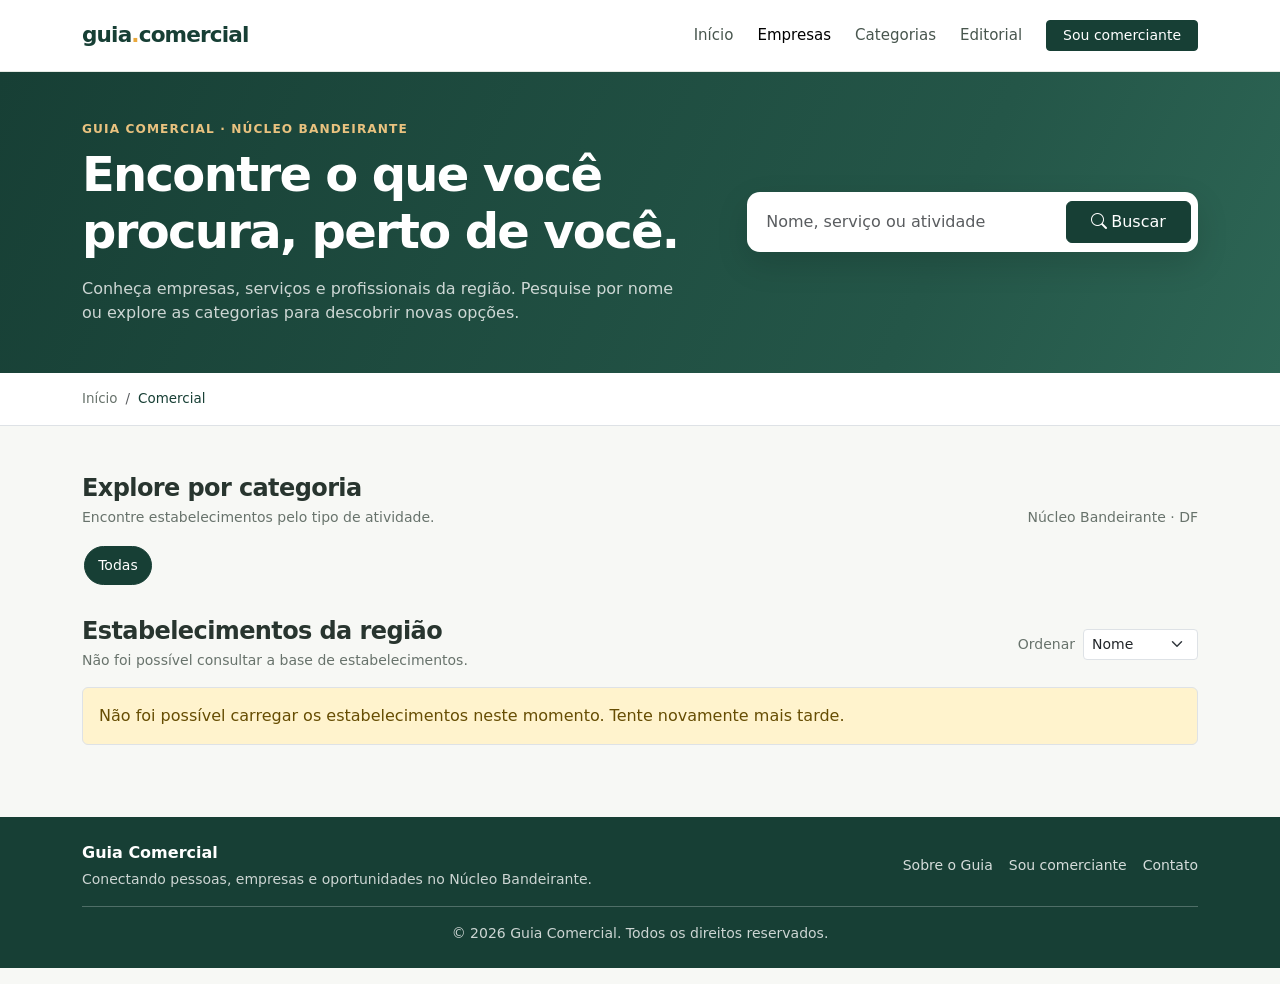
<file: modulo/comercial.html>
<!doctype html>
<html lang="pt-BR">
<head>
<meta charset="utf-8">
<meta name="viewport" content="width=device-width, initial-scale=1">
<title>Comercial | Guia Comercial</title>
<link href="https://cdn.jsdelivr.net/npm/bootstrap@5.3.3/dist/css/bootstrap.min.css" rel="stylesheet">
<link href="https://cdn.jsdelivr.net/npm/bootstrap-icons@1.11.3/font/bootstrap-icons.min.css" rel="stylesheet">
<style>
:root{--verde:#173f35;--hover:#245648;--ouro:#e9a83b;--fundo:#f7f8f5;--texto:#28352f;--suave:#68736c;--borda:#e4e9e3}
body{background:var(--fundo);color:var(--texto)}.topo{background:#fff;border-bottom:1px solid var(--borda)}
.marca{font-size:1.35rem;font-weight:750;letter-spacing:-.04em;color:var(--verde);text-decoration:none}.marca span{color:var(--ouro)}
.nav-link{color:#48564e;font-size:.94rem}.nav-link.active,.nav-link:hover{color:var(--verde)}
.btn-guia{background:var(--verde);border-color:var(--verde);color:#fff}.btn-guia:hover{background:var(--hover);border-color:var(--hover);color:#fff}
.hero{background:linear-gradient(115deg,#173f35,#245648 72%,#2d6655);color:#fff}.hero .eyebrow{color:#e9c27f;font-size:.76rem;letter-spacing:.09em;font-weight:600}
.hero h1{font-weight:700;letter-spacing:-.035em}.hero p{color:#ffffffc7;max-width:610px}
.busca{background:#fff;border-radius:.8rem;padding:.45rem;box-shadow:0 12px 32px #0002}.busca .form-control{border:0;box-shadow:none;min-height:46px}
.breadcrumb{font-size:.84rem;margin:0}.breadcrumb a{color:var(--suave);text-decoration:none}.breadcrumb-item.active{color:var(--verde)}
.titulo{font-weight:700;letter-spacing:-.025em}.suave{color:var(--suave)}
.filtros{display:flex;gap:.5rem;overflow-x:auto;padding:.15rem .1rem .55rem;scrollbar-width:thin}
.filtro{white-space:nowrap;border:1px solid var(--borda);background:#fff;color:#46534c;font-size:.875rem;padding:.48rem .85rem;border-radius:2rem}
.filtro:hover,.filtro.active{background:var(--verde);color:#fff;border-color:var(--verde)}
.card-guia{border:1px solid var(--borda);border-radius:.85rem;background:#fff;height:100%;transition:transform .18s,box-shadow .18s;overflow:hidden}
.card-guia:hover{transform:translateY(-3px);box-shadow:0 12px 28px #173f3514}
.card-visual{min-height:105px;background:linear-gradient(135deg,#edf2ed,#f8f8f4);border-bottom:1px solid var(--borda);display:grid;place-items:center;position:relative}
.card-icone{width:54px;height:54px;display:grid;place-items:center;border-radius:1rem;background:#fff;color:var(--verde);font-size:1.45rem;box-shadow:0 4px 14px #173f3512}
.selo{position:absolute;top:.7rem;right:.7rem;font-size:.68rem;padding:.32rem .55rem;border-radius:2rem;background:#fff;color:var(--verde);border:1px solid var(--borda)}
.card-guia .card-body{padding:1.1rem}.categoria{font-size:.76rem;color:var(--suave);margin-bottom:.4rem}
.card-guia h3{font-size:1.05rem;font-weight:650;margin-bottom:.55rem}.card-guia p{color:var(--suave);font-size:.88rem;line-height:1.5;margin-bottom:.9rem}
.card-local{color:var(--suave);font-size:.8rem;border-top:1px solid var(--borda);padding:.75rem 1.1rem}
.link-guia{color:var(--verde);text-decoration:none;font-size:.88rem;font-weight:600}.link-guia:hover{color:var(--hover)}
.rodape{background:var(--verde);color:#ffffffc7}.rodape a{color:#ffffffd1;text-decoration:none}.rodape a:hover{color:#fff}
.pagination{--bs-pagination-color:var(--verde);--bs-pagination-hover-color:var(--hover);--bs-pagination-active-bg:var(--verde);--bs-pagination-active-border-color:var(--verde)}
@media(max-width:575.98px){.hero{text-align:center}.busca{padding:.65rem}.busca .form-control{border-bottom:1px solid var(--borda)}}
</style>
</head>
<body>
<header class="topo">
<section><div class="container"><div class="col-12"><div class="row align-items-center py-3 g-3">
<div class="col-12 col-lg-3"><a class="marca" href="../">guia<span>.</span>comercial</a></div>
<div class="col-12 col-lg-9"><nav class="navbar navbar-expand-lg p-0" aria-label="Navegação principal">
<button class="navbar-toggler ms-auto" type="button" data-bs-toggle="collapse" data-bs-target="#menu" aria-controls="menu" aria-expanded="false" aria-label="Abrir menu"><span class="navbar-toggler-icon"></span></button>
<div class="collapse navbar-collapse justify-content-lg-end" id="menu"><ul class="navbar-nav align-items-lg-center gap-lg-2">
<li class="nav-item"><a class="nav-link" href="../">Início</a></li><li class="nav-item"><a class="nav-link active" href="comercial.html">Empresas</a></li><li class="nav-item"><a class="nav-link" href="#">Categorias</a></li><li class="nav-item"><a class="nav-link" href="#">Editorial</a></li><li class="nav-item ms-lg-2"><a class="btn btn-sm btn-guia px-3" href="#">Sou comerciante</a></li>
</ul></div></nav></div>
</div></div></div></section>
</header>
<main>
<section class="hero py-5"><div class="container"><div class="col-12"><div class="row align-items-center gy-4">
<div class="col-12 col-lg-7"><div class="eyebrow mb-2">GUIA COMERCIAL · NÚCLEO BANDEIRANTE</div><h1 class="display-5 mb-3">Encontre o que você procura, perto de você.</h1><p class="mb-0">Conheça empresas, serviços e profissionais da região. Pesquise por nome ou explore as categorias para descobrir novas opções.</p></div>
<div class="col-12 col-lg-5"><form class="busca" id="formBusca"><div class="row g-1 align-items-center">
<div class="col-12 col-md"><label class="visually-hidden" for="busca">O que você procura?</label><input class="form-control" id="busca" type="search" placeholder="Nome, serviço ou atividade"></div>
<div class="col-12 col-md-auto"><button class="btn btn-guia w-100 px-4 py-2" type="submit"><i class="bi bi-search me-1"></i>Buscar</button></div>
</div></form></div>
</div></div></div></section>
<section class="py-3 bg-white border-bottom"><div class="container"><div class="col-12"><div class="row"><div class="col-12"><nav aria-label="breadcrumb"><ol class="breadcrumb"><li class="breadcrumb-item"><a href="../">Início</a></li><li class="breadcrumb-item active" aria-current="page">Comercial</li></ol></nav></div></div></div></div></section>
<section class="py-4 py-lg-5"><div class="container"><div class="col-12"><div class="row g-4">
<div class="col-12"><div class="d-flex flex-wrap align-items-end justify-content-between gap-2 mb-3"><div><h2 class="h4 titulo mb-1">Explore por categoria</h2><p class="small suave mb-0">Encontre estabelecimentos pelo tipo de atividade.</p></div><span class="small suave">Núcleo Bandeirante · DF</span></div><div class="filtros" id="filtros"><button class="filtro active" data-cat="Todas" type="button">Todas</button></div></div>
<div class="col-12"><div class="d-flex flex-wrap justify-content-between align-items-center gap-2 mb-3"><div><h2 class="h4 titulo mb-1">Estabelecimentos da região</h2><p class="small suave mb-0" id="total">Carregando estabelecimentos...</p></div><div class="d-flex align-items-center gap-2"><label class="small suave" for="ordem">Ordenar</label><select class="form-select form-select-sm" id="ordem" style="width:auto"><option value="nome">Nome</option><option value="categoria">Categoria</option></select></div></div>
<div class="row g-3" id="cards"><div class="col-12 text-center py-5"><div class="spinner-border text-success" role="status"><span class="visually-hidden">Carregando...</span></div><p class="small suave mt-3 mb-0">Consultando os estabelecimentos do Guia.</p></div></div>
<div class="alert alert-light border mt-3 d-none" id="vazio">Nenhum estabelecimento corresponde à pesquisa. Tente outro termo ou categoria.</div>
<div class="alert alert-warning border mt-3 d-none" id="erro">Não foi possível carregar os estabelecimentos neste momento. Tente novamente mais tarde.</div>
<nav class="mt-4" aria-label="Paginação de estabelecimentos"><ul class="pagination pagination-sm justify-content-center mb-0" id="paginacao"></ul></nav>
</div>
</div></div></div></section>
</main>
<footer class="rodape py-4"><section><div class="container"><div class="col-12"><div class="row gy-3 align-items-center">
<div class="col-12 col-md-6"><div class="text-white fw-semibold mb-1">Guia Comercial</div><div class="small">Conectando pessoas, empresas e oportunidades no Núcleo Bandeirante.</div></div>
<div class="col-12 col-md-6 text-md-end small"><a href="#" class="me-3">Sobre o Guia</a><a href="#" class="me-3">Sou comerciante</a><a href="#">Contato</a></div>
</div><hr class="border-light opacity-25 my-3"><div class="small text-center">© 2026 Guia Comercial. Todos os direitos reservados.</div></div></div></section></footer>
<script src="https://cdn.jsdelivr.net/npm/bootstrap@5.3.3/dist/js/bootstrap.bundle.min.js"></script>
<script>
(function(){
const URL_JSON='https://raw.githubusercontent.com/eddypfernandes/Descom/main/data/nucleo-bandeirante/estabelecimentos.json';
const POR_PAGINA=9;
const busca=document.getElementById('busca'),filtros=document.getElementById('filtros'),cards=document.getElementById('cards'),total=document.getElementById('total'),vazio=document.getElementById('vazio'),erro=document.getElementById('erro'),ordem=document.getElementById('ordem'),paginacao=document.getElementById('paginacao');
let estabelecimentos=[],filtrados=[],categoria='Todas',pagina=1;
const icones={'alimentação':'bi-cup-hot','comércio':'bi-shop','saúde e bem-estar':'bi-heart-pulse','serviços':'bi-briefcase','automotivo':'bi-car-front','educação e cultura':'bi-book','hospedagem e lazer':'bi-buildings'};
function normalizar(v){return String(v||'').normalize('NFD').replace(/[\u0300-\u036f]/g,'').toLocaleLowerCase('pt-BR').trim()}
function escapar(v){return String(v||'').replace(/[&<>"']/g,c=>({'&':'&amp;','<':'&lt;','>':'&gt;','"':'&quot;',"'":'&#039;'}[c]))}
function urlValida(v){try{const u=new URL(v);return ['https:','http:'].includes(u.protocol)?u.href:''}catch(e){return ''}}
function fontes(item){return (Array.isArray(item.sources)?item.sources:[]).map(f=>typeof f==='string'?f:(f.url||f.source_url||'')).filter(Boolean)}
function registroIndesejado(item){
const nome=normalizar(item.name),desc=normalizar(item.description),urls=fontes(item).map(normalizar);
const termos=['os 10 melhores','top 10','listas para o site','regioes administrativas','oferta de cursos','lista de brigadas'];
if(!nome||nome.length>90||termos.some(t=>nome.includes(t)))return true;
if(urls.some(u=>u.includes('tripadvisor.com.br/restaurants')||u.includes('yelp.com/search')||u.includes('wikipedia.org')||u.includes('consed.org.br')||u.endsWith('.pdf')||u.includes('instagram.com/reel/')))return true;
return ['os melhores restaurantes','regioes administrativas do distrito federal','oferta de cursos de idiomas','listas para o site'].some(t=>desc.includes(t));
}
function classificar(v){
const t=normalizar(v);
if(/restaurante|aliment|lanch|bar|caf|padaria|confeit|pizz|gastronom/.test(t))return 'Alimentação';
if(/academia|saude|clinica|medic|odont|farmac|fisioter|bem estar|estetica/.test(t))return 'Saúde e bem-estar';
if(/hotel|hosped|pousada|lazer|turismo/.test(t))return 'Hospedagem e lazer';
if(/automot|veiculo|mecanica|oficina|lava.?jato|autopeca/.test(t))return 'Automotivo';
if(/educa|escola|curso|cultura|idioma|ensino/.test(t))return 'Educação e cultura';
if(/comerc|loja|varejo|mercado|material de construcao/.test(t))return 'Comércio';
if(/servic|profission|consultor|contabil|advocacia/.test(t))return 'Serviços';
return v?String(v).trim():'Outros';
}
function endereco(item){const a=item.address||{},p=[a.neighborhood,a.city,a.state].filter(Boolean);return p.length?p.join(' · '):'Núcleo Bandeirante · Brasília, DF'}
function link(item){const c=item.contacts||{};return urlValida(c.public_profile)||urlValida(c.website)}
function montarCard(item){
const status=normalizar(item.validation&&item.validation.status)==='verified'?'Informações verificadas':'Cadastro em análise';
const destino='empresa.html?id='+encodeURIComponent(item.id||'');
const acao='<a class="link-guia" href="'+destino+'">Ver perfil <i class="bi bi-arrow-right"></i></a>';
const icone='bi '+(icones[normalizar(item.categoria)]||'bi-shop');
return '<div class="col-12 col-md-6 col-lg-4 item"><article class="card-guia"><div class="card-visual"><span class="card-icone"><i class="'+icone+'"></i></span><span class="selo">'+status+'</span></div><div class="card-body"><div class="categoria">'+escapar(item.categoria)+'</div><h3>'+escapar(item.name)+'</h3><p>'+escapar(item.description||'Informações públicas localizadas. Cadastro em análise.')+'</p>'+acao+'</div><div class="card-local"><i class="bi bi-geo-alt me-1"></i>'+escapar(endereco(item))+'</div></article></div>';
}
function montarFiltros(){
const cats=[...new Set(estabelecimentos.map(i=>i.categoria))].sort((a,b)=>a.localeCompare(b,'pt-BR'));
filtros.innerHTML='<button class="filtro active" data-cat="Todas" type="button">Todas</button>';
cats.forEach(c=>filtros.insertAdjacentHTML('beforeend','<button class="filtro" data-cat="'+escapar(c)+'" type="button">'+escapar(c)+'</button>'));
filtros.querySelectorAll('.filtro').forEach(b=>b.addEventListener('click',()=>{filtros.querySelectorAll('.filtro').forEach(x=>x.classList.remove('active'));b.classList.add('active');categoria=b.dataset.cat;pagina=1;filtrar()}));
}
function filtrar(){
const termo=normalizar(busca.value);
filtrados=estabelecimentos.filter(i=>(categoria==='Todas'||i.categoria===categoria)&&(!termo||normalizar([i.name,i.categoria,i.description,endereco(i)].join(' ')).includes(termo)));
ordenar();pagina=1;renderizar();
}
function ordenar(){
const k=ordem.value;
filtrados.sort((a,b)=>k==='categoria'?(a.categoria.localeCompare(b.categoria,'pt-BR')||a.name.localeCompare(b.name,'pt-BR')):a.name.localeCompare(b.name,'pt-BR'));
}
function renderizar(){
const qtd=filtrados.length,pags=Math.ceil(qtd/POR_PAGINA);
if(pagina>pags&&pags)pagina=pags;
cards.innerHTML=filtrados.slice((pagina-1)*POR_PAGINA,pagina*POR_PAGINA).map(montarCard).join('');
total.textContent=qtd+(qtd===1?' estabelecimento encontrado':' estabelecimentos encontrados');
vazio.classList.toggle('d-none',qtd>0);paginacao.innerHTML='';
if(!qtd)return;
function botao(txt,dest,disabled,active){
const li=document.createElement('li');li.className='page-item'+(disabled?' disabled':'')+(active?' active':'');
const b=document.createElement('button');b.type='button';b.className='page-link';b.textContent=txt;b.disabled=disabled;if(active)b.setAttribute('aria-current','page');
b.addEventListener('click',()=>{pagina=dest;renderizar()});li.appendChild(b);paginacao.appendChild(li);
}
botao('Anterior',pagina-1,pagina===1,false);
for(let i=1;i<=pags;i++)botao(String(i),i,false,i===pagina);
botao('Próxima',pagina+1,pagina===pags,false);
}
async function carregar(){
erro.classList.add('d-none');
try{
const r=await fetch(URL_JSON,{cache:'no-store'});if(!r.ok)throw new Error('HTTP '+r.status);
const dados=await r.json();if(!dados||!Array.isArray(dados.establishments))throw new Error('JSON inválido');
estabelecimentos=dados.establishments.filter(i=>i&&i.name&&!registroIndesejado(i)).map(i=>({...i,categoria:classificar(i.category)}));
montarFiltros();filtrar();
if(!estabelecimentos.length)total.textContent='Nenhum estabelecimento disponível no momento.';
}catch(e){cards.innerHTML='';total.textContent='Não foi possível consultar a base de estabelecimentos.';erro.classList.remove('d-none');paginacao.innerHTML=''}
}
document.getElementById('formBusca').addEventListener('submit',e=>{e.preventDefault();filtrar()});
busca.addEventListener('input',filtrar);
ordem.addEventListener('change',()=>{ordenar();pagina=1;renderizar()});
carregar();
})();
</script>
</body>
</html>
</file>
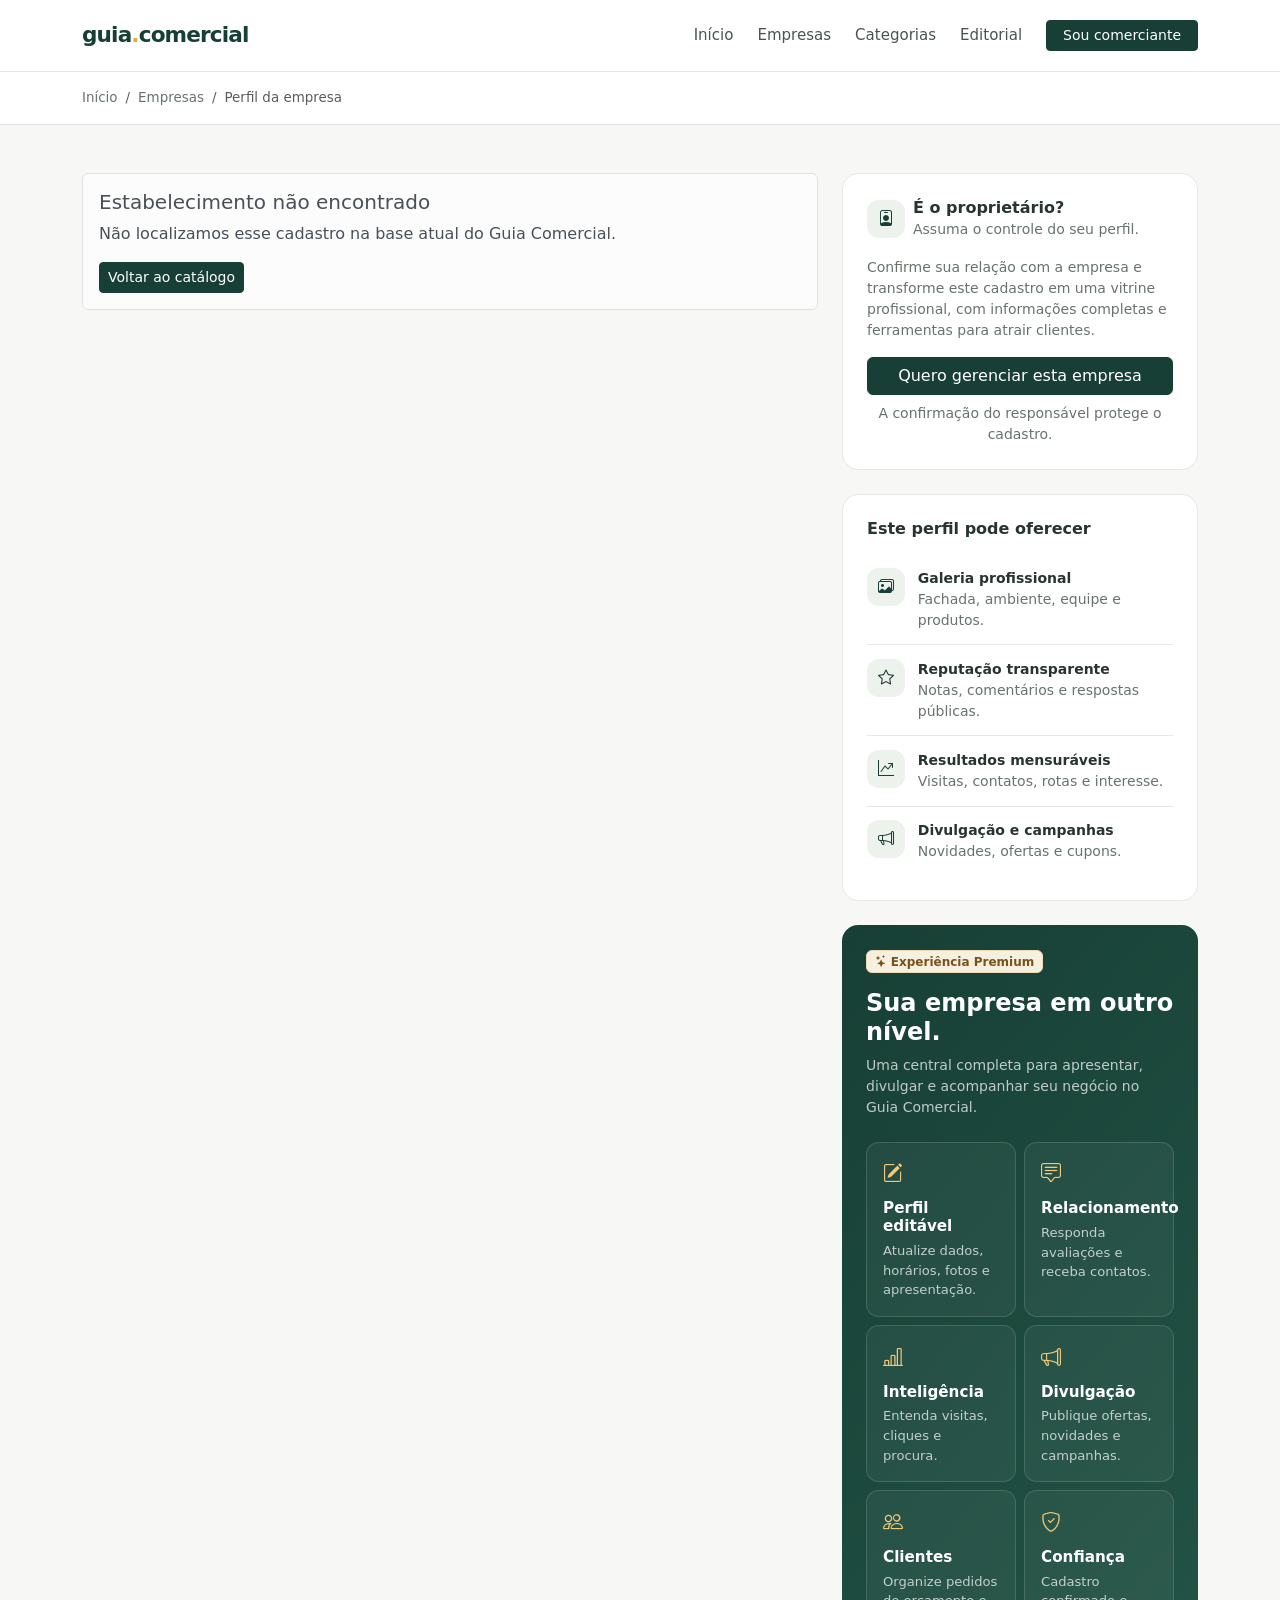
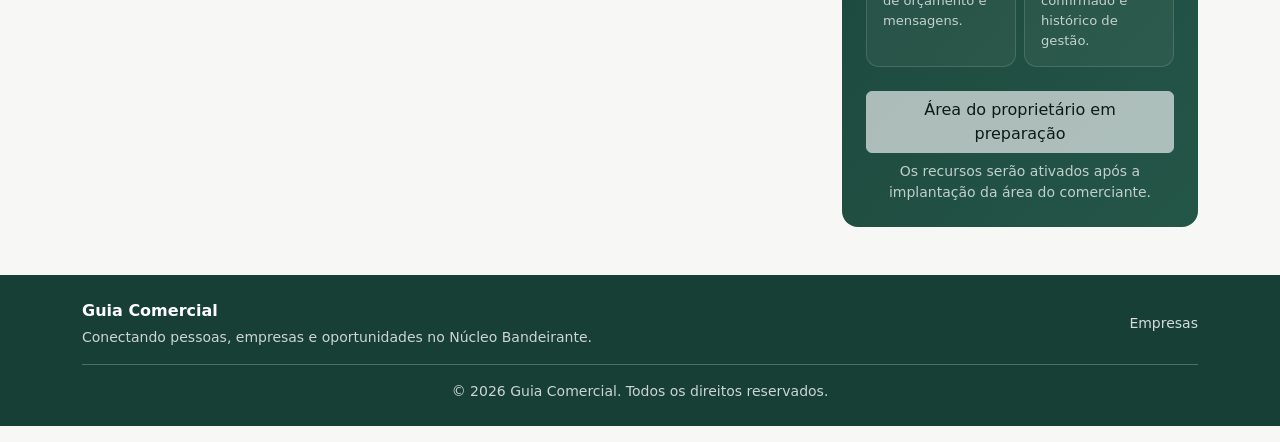
<file: modulo/empresa.html>
<!doctype html>
<html lang="pt-BR">
<head>
<meta charset="utf-8">
<meta name="viewport" content="width=device-width, initial-scale=1">
<meta name="description" content="Conheça o estabelecimento, veja informações, localização, serviços e avaliações no Guia Comercial.">
<title>Perfil da empresa | Guia Comercial</title>
<link href="https://cdn.jsdelivr.net/npm/bootstrap@5.3.3/dist/css/bootstrap.min.css" rel="stylesheet">
<link href="https://cdn.jsdelivr.net/npm/bootstrap-icons@1.11.3/font/bootstrap-icons.min.css" rel="stylesheet">
<style>
:root{--verde:#173f35;--hover:#245648;--ouro:#e9a83b;--fundo:#f7f8f5;--texto:#28352f;--suave:#68736c;--borda:#e4e9e3}
body{background:var(--fundo);color:var(--texto)}.topo{background:#fff;border-bottom:1px solid var(--borda)}
.marca{font-size:1.35rem;font-weight:750;letter-spacing:-.04em;color:var(--verde);text-decoration:none}.marca span{color:var(--ouro)}
.nav-link{color:#48564e;font-size:.94rem}.nav-link:hover{color:var(--verde)}
.btn-guia{background:var(--verde);border-color:var(--verde);color:#fff}.btn-guia:hover{background:var(--hover);border-color:var(--hover);color:#fff}
.btn-outline-guia{border-color:var(--verde);color:var(--verde)}.btn-outline-guia:hover{background:var(--verde);color:#fff}
.suave{color:var(--suave)}.titulo{font-weight:750;letter-spacing:-.03em}
.breadcrumb{font-size:.84rem;margin:0}.breadcrumb a{color:var(--suave);text-decoration:none}
.superficie{background:#fff;border:1px solid var(--borda);border-radius:1rem}
.capa{min-height:210px;background:linear-gradient(115deg,#e8efe9,#f7f8f5 58%,#f3ead9);position:relative;display:flex;align-items:center;justify-content:center}
.logo-empresa{width:92px;height:92px;border-radius:1.4rem;background:#fff;border:1px solid #ffffffb8;display:grid;place-items:center;color:var(--verde);font-size:2.4rem;box-shadow:0 10px 35px #173f3512}
.perfil-cabecalho{padding:1.5rem 1.5rem 1.25rem}.acoes{display:flex;flex-wrap:wrap;gap:.55rem}
.atalhos{display:flex;gap:1.25rem;overflow-x:auto;white-space:nowrap;border-top:1px solid var(--borda);padding:.9rem 1.25rem}
.atalhos a{color:var(--suave);text-decoration:none;font-size:.88rem;font-weight:600}.atalhos a:hover{color:var(--verde)}
.secao{padding:1.4rem}.secao-titulo{font-size:1.12rem;font-weight:700;letter-spacing:-.02em}
.icone-dado{width:38px;height:38px;border-radius:.75rem;background:#edf2ed;color:var(--verde);display:grid;place-items:center;flex:0 0 auto}
.item-dado{display:flex;gap:.8rem;align-items:flex-start;padding:.85rem 0;border-bottom:1px solid var(--borda)}.item-dado:last-child{border:0}
.vazio-foto{min-height:130px;border:1px dashed #cbd5cc;border-radius:.8rem;background:#fafbf9;display:grid;place-items:center;text-align:center;color:var(--suave);padding:1rem}
.mapa{width:100%;height:270px;border:0;border-radius:.8rem;background:#edf2ed}
.estrelas{color:#e9a83b;letter-spacing:.12em}.barra-nota{height:7px;background:#edf0eb;border-radius:2rem;overflow:hidden}.barra-nota span{display:block;height:100%;background:var(--ouro)}
.recurso{height:100%;border:1px solid var(--borda);border-radius:.8rem;padding:1rem;background:#fff}
.recurso i{font-size:1.25rem;color:var(--verde)}.recurso h3{font-size:.95rem;font-weight:700;margin:.65rem 0 .35rem}.recurso p{font-size:.82rem;color:var(--suave);margin:0}
.selo-premium{background:#f8f0df;color:#76531c;border:1px solid #eddbb6}
.painel-premium{background:linear-gradient(130deg,#173f35,#245648);color:#fff;border-radius:1rem;overflow:hidden}
.painel-premium .suave{color:#ffffffb8}.painel-premium .recurso{border-color:#ffffff24;background:#ffffff0c;color:#fff}.painel-premium .recurso i{color:#f0c879}.painel-premium .recurso p{color:#ffffffb8}
.rodape{background:var(--verde);color:#ffffffc7}.rodape a{color:#ffffffd1;text-decoration:none}
.sticky-acoes{position:sticky;top:0;z-index:10;background:#ffffffed;backdrop-filter:blur(10px);border-bottom:1px solid var(--borda)}
/* Ajustes responsivos específicos do perfil */
@media(max-width:575.98px){
  body{overflow-x:hidden}
  .capa{min-height:145px}
  .perfil-cabecalho{padding:1.1rem}
  .perfil-cabecalho h1{font-size:1.55rem;line-height:1.2;overflow-wrap:anywhere}
  .perfil-meta{align-items:flex-start!important}
  #atualizacao{width:100%;margin-left:0!important}
  .acoes{display:grid;grid-template-columns:repeat(2,minmax(0,1fr));gap:.5rem}
  .acoes .btn{width:100%;min-width:0;padding:.6rem .45rem;font-size:.875rem;white-space:nowrap}
  .acoes #acaoWhats{grid-column:1/-1}
  .atalhos{gap:1rem;padding:.85rem 1rem;scrollbar-width:thin;scroll-behavior:smooth}
  .atalhos a{flex:0 0 auto}
  .secao{padding:1rem}
  .secao-titulo{line-height:1.3}
  .mapa{height:220px}
  .recurso{padding:.75rem}
  .recurso h3{font-size:.86rem;line-height:1.25;overflow-wrap:anywhere}
  .recurso p{font-size:.78rem;line-height:1.4;overflow-wrap:anywhere}
  .painel-premium{padding:1.1rem!important}
  .superficie,.painel-premium{min-width:0}
  .item-dado>div:last-child{min-width:0;overflow-wrap:anywhere}
}
@media(max-width:359.98px){
  .acoes .btn{font-size:.8rem}
  .perfil-cabecalho{padding:.95rem}
  .secao{padding:.9rem}
  .recurso{padding:.65rem}
  .recurso h3{font-size:.82rem}
}
</style>
</head>
<body>
<header class="topo">
<section><div class="container"><div class="col-12"><div class="row align-items-center py-3 g-3">
<div class="col-6 col-lg-3"><a class="marca" href="./">guia<span>.</span>comercial</a></div>
<div class="col-6 col-lg-9"><nav class="navbar navbar-expand-lg p-0 justify-content-end" aria-label="Navegação principal">
<button class="navbar-toggler ms-auto" type="button" data-bs-toggle="collapse" data-bs-target="#menu" aria-controls="menu" aria-expanded="false" aria-label="Abrir menu"><span class="navbar-toggler-icon"></span></button>
<div class="collapse navbar-collapse justify-content-lg-end" id="menu"><ul class="navbar-nav align-items-lg-center gap-lg-2">
<li class="nav-item"><a class="nav-link" href="./">Início</a></li><li class="nav-item"><a class="nav-link" href="comercial.html">Empresas</a></li><li class="nav-item"><a class="nav-link" href="comercial.html">Categorias</a></li><li class="nav-item"><a class="nav-link" href="#">Editorial</a></li><li class="nav-item ms-lg-2"><a class="btn btn-sm btn-guia px-3" href="#areaProprietario">Sou comerciante</a></li>
</ul></div></nav></div>
</div></div></div></section>
</header>
<main>
<section class="py-3 bg-white border-bottom"><div class="container"><div class="col-12"><div class="row"><div class="col-12"><nav aria-label="breadcrumb"><ol class="breadcrumb"><li class="breadcrumb-item"><a href="./">Início</a></li><li class="breadcrumb-item"><a href="comercial.html">Empresas</a></li><li class="breadcrumb-item active" aria-current="page">Perfil da empresa</li></ol></nav></div></div></div></div></section>
<section class="py-4 py-lg-5"><div class="container"><div class="col-12"><div class="row g-4">
<div class="col-12 col-lg-8">
<div id="carregando" class="superficie text-center py-5"><div class="spinner-border" style="color:var(--verde)" role="status"><span class="visually-hidden">Carregando...</span></div><p class="small suave mt-3 mb-0">Preparando o perfil do estabelecimento.</p></div>
<div id="conteudo" class="d-none">
<article class="superficie overflow-hidden">
<div class="capa"><div class="logo-empresa" id="marcaEmpresa"><i class="bi bi-shop"></i></div><span class="badge rounded-pill selo-premium position-absolute top-0 end-0 m-3"><i class="bi bi-stars me-1"></i>Perfil completo</span></div>
<div class="perfil-cabecalho">
<div class="d-flex flex-wrap align-items-center gap-2 mb-2 perfil-meta"><span class="badge text-bg-light border" id="categoria"></span><span class="badge text-bg-warning" id="status">Cadastro em análise</span><span class="small suave ms-sm-auto" id="atualizacao"></span></div>
<h1 class="h2 titulo mb-2" id="nome"></h1><p class="suave mb-3" id="descricao"></p>
<div class="acoes">
<a class="btn btn-guia" id="acaoWhats" href="#" target="_blank" rel="noopener noreferrer"><i class="bi bi-whatsapp me-2"></i>WhatsApp</a>
<a class="btn btn-outline-guia" id="acaoTelefone" href="#"><i class="bi bi-telephone me-2"></i>Ligar</a>
<a class="btn btn-outline-guia" id="acaoRota" href="#" target="_blank" rel="noopener noreferrer"><i class="bi bi-geo-alt me-2"></i>Como chegar</a>
<button class="btn btn-outline-secondary" id="compartilhar" type="button"><i class="bi bi-share me-2"></i>Compartilhar</button>
</div>
</div>
<nav class="atalhos" aria-label="Navegação do perfil"><a href="#sobre">Sobre</a><a href="#fotos">Fotos</a><a href="#servicos">Produtos e serviços</a><a href="#localizacao">Localização</a><a href="#avaliacoes">Avaliações</a><a href="#contato">Contato</a></nav>
</article>
<section class="superficie secao mt-4" id="sobre"><h2 class="secao-titulo mb-3">Sobre a empresa</h2><p class="suave mb-0" id="sobreTexto"></p><div class="row g-3 mt-2" id="diferenciais"></div></section>
<section class="superficie secao mt-4" id="fotos"><div class="d-flex justify-content-between align-items-center gap-2 mb-3"><h2 class="secao-titulo mb-0">Conheça nosso espaço</h2><span class="badge text-bg-light border">Galeria da empresa</span></div><div class="row g-3" id="galeria"><div class="col-12 col-sm-4"><div class="vazio-foto h-100"><div><i class="bi bi-images fs-3 d-block mb-2"></i><strong class="small">Fachada</strong><div class="small">Foto não cadastrada</div></div></div></div><div class="col-12 col-sm-4"><div class="vazio-foto h-100"><div><i class="bi bi-shop-window fs-3 d-block mb-2"></i><strong class="small">Ambiente</strong><div class="small">Foto não cadastrada</div></div></div></div><div class="col-12 col-sm-4"><div class="vazio-foto h-100"><div><i class="bi bi-camera fs-3 d-block mb-2"></i><strong class="small">Produtos e equipe</strong><div class="small">Foto não cadastrada</div></div></div></div></div></section>
<section class="superficie secao mt-4" id="servicos"><h2 class="secao-titulo mb-1">Produtos e serviços</h2><p class="small suave mb-3">O que esta empresa oferece.</p><div id="listaServicos" class="row g-2"><div class="col-12"><div class="vazio-foto"><i class="bi bi-bag-plus fs-4 mb-2"></i><span class="small">Produtos e serviços serão apresentados aqui quando informados pelo estabelecimento.</span></div></div></div></section>
<section class="superficie secao mt-4" id="localizacao"><h2 class="secao-titulo mb-3">Onde estamos</h2><div class="row g-4"><div class="col-12 col-md-5"><div class="item-dado"><div class="icone-dado"><i class="bi bi-geo-alt"></i></div><div><div class="small suave">Endereço</div><div class="fw-semibold" id="endereco"></div></div></div><div class="item-dado"><div class="icone-dado"><i class="bi bi-signpost-2"></i></div><div><div class="small suave">Região</div><div class="fw-semibold">Núcleo Bandeirante · Brasília/DF</div></div></div><p class="small suave mt-3 mb-0" id="mapaAviso">A localização será exibida no mapa quando as coordenadas forem confirmadas.</p></div><div class="col-12 col-md-7"><div id="mapaVazio" class="vazio-foto h-100"><div><i class="bi bi-map fs-2 d-block mb-2"></i><strong class="small">Mapa da localização</strong><div class="small">Ponto no mapa aguardando confirmação do endereço.</div></div></div><iframe id="mapa" class="mapa d-none" title="Mapa de localização do estabelecimento" loading="lazy" referrerpolicy="no-referrer-when-downgrade"></iframe></div></div></section>
<section class="superficie secao mt-4" id="avaliacoes"><div class="d-flex flex-wrap justify-content-between align-items-start gap-3"><div><h2 class="secao-titulo mb-1">O que os clientes dizem</h2><p class="small suave mb-0">Opiniões de quem conhece e utiliza os serviços.</p></div><span class="badge text-bg-light border">Avaliações do Guia</span></div><div class="row g-4 mt-2"><div class="col-12 col-md-4"><div class="text-center p-3 rounded-3" style="background:var(--fundo)"><div class="display-4 fw-bold" id="notaMedia">—</div><div class="estrelas fs-5">★★★★★</div><div class="small suave" id="totalAvaliacoes">Nenhuma avaliação publicada</div></div></div><div class="col-12 col-md-8"><div id="distribuicao" class="small suave"><div class="vazio-foto">As avaliações dos visitantes aparecerão aqui, com notas, comentários e data de publicação.</div></div></div></div><div class="d-flex flex-wrap align-items-center justify-content-between gap-2 border-top pt-3 mt-4"><p class="small suave mb-0">Avaliações autênticas, com direito de resposta do estabelecimento.</p><button class="btn btn-outline-guia btn-sm" type="button" disabled title="Disponível quando o sistema de avaliações estiver ativado"><i class="bi bi-star me-1"></i>Escrever avaliação</button></div></section>
<section class="superficie secao mt-4" id="contato"><h2 class="secao-titulo mb-3">Fale com a empresa</h2><div class="row g-3"><div class="col-12 col-md-6"><div class="item-dado"><div class="icone-dado"><i class="bi bi-telephone"></i></div><div><div class="small suave">Telefone</div><div id="contatoTelefone" class="fw-semibold">Não informado</div></div></div></div><div class="col-12 col-md-6"><div class="item-dado"><div class="icone-dado"><i class="bi bi-globe"></i></div><div><div class="small suave">Site / presença digital</div><a id="site" href="#" class="fw-semibold d-none" target="_blank" rel="noopener noreferrer">Visitar página</a><span id="siteAusente" class="small suave">Não informado</span></div></div></div><div class="col-12"><div class="alert alert-light border small mb-0"><i class="bi bi-shield-check me-2"></i>Encontrou alguma informação incorreta? O Guia terá um canal para sugerir correções e manter este perfil atualizado.</div></div></div></section>
<div class="alert alert-light border small mt-4 mb-0" id="avisoCadastro"><i class="bi bi-info-circle me-2"></i>Este registro foi localizado em fontes públicas e ainda não foi confirmado pelo responsável. As informações podem precisar de atualização.</div>
</div>
<div id="naoEncontrado" class="alert alert-light border d-none"><h1 class="h5">Estabelecimento não encontrado</h1><p class="mb-3">Não localizamos esse cadastro na base atual do Guia Comercial.</p><a href="comercial.html" class="btn btn-guia btn-sm">Voltar ao catálogo</a></div>
<div id="falha" class="alert alert-warning d-none">Não foi possível carregar as informações neste momento. Tente novamente mais tarde.</div>
</div>
<aside class="col-12 col-lg-4">
<div class="superficie p-4 mb-4"><div class="d-flex align-items-center gap-2 mb-3"><div class="icone-dado"><i class="bi bi-person-badge"></i></div><div><h2 class="h6 fw-bold mb-0">É o proprietário?</h2><span class="small suave">Assuma o controle do seu perfil.</span></div></div><p class="small suave">Confirme sua relação com a empresa e transforme este cadastro em uma vitrine profissional, com informações completas e ferramentas para atrair clientes.</p><a href="#areaProprietario" class="btn btn-guia w-100">Quero gerenciar esta empresa</a><div class="small suave text-center mt-2">A confirmação do responsável protege o cadastro.</div></div>
<div class="superficie p-4 mb-4"><h2 class="h6 fw-bold mb-3">Este perfil pode oferecer</h2><div class="item-dado"><div class="icone-dado"><i class="bi bi-images"></i></div><div><div class="fw-semibold small">Galeria profissional</div><div class="small suave">Fachada, ambiente, equipe e produtos.</div></div></div><div class="item-dado"><div class="icone-dado"><i class="bi bi-star"></i></div><div><div class="fw-semibold small">Reputação transparente</div><div class="small suave">Notas, comentários e respostas públicas.</div></div></div><div class="item-dado"><div class="icone-dado"><i class="bi bi-graph-up-arrow"></i></div><div><div class="fw-semibold small">Resultados mensuráveis</div><div class="small suave">Visitas, contatos, rotas e interesse.</div></div></div><div class="item-dado"><div class="icone-dado"><i class="bi bi-megaphone"></i></div><div><div class="fw-semibold small">Divulgação e campanhas</div><div class="small suave">Novidades, ofertas e cupons.</div></div></div></div>
<div class="painel-premium p-4" id="areaProprietario"><span class="badge selo-premium mb-3"><i class="bi bi-stars me-1"></i>Experiência Premium</span><h2 class="h4 fw-bold mb-2">Sua empresa em outro nível.</h2><p class="small suave mb-4">Uma central completa para apresentar, divulgar e acompanhar seu negócio no Guia Comercial.</p><div class="row g-2">
<div class="col-6"><div class="recurso"><i class="bi bi-pencil-square"></i><h3>Perfil editável</h3><p>Atualize dados, horários, fotos e apresentação.</p></div></div>
<div class="col-6"><div class="recurso"><i class="bi bi-chat-square-text"></i><h3>Relacionamento</h3><p>Responda avaliações e receba contatos.</p></div></div>
<div class="col-6"><div class="recurso"><i class="bi bi-bar-chart-line"></i><h3>Inteligência</h3><p>Entenda visitas, cliques e procura.</p></div></div>
<div class="col-6"><div class="recurso"><i class="bi bi-megaphone"></i><h3>Divulgação</h3><p>Publique ofertas, novidades e campanhas.</p></div></div>
<div class="col-6"><div class="recurso"><i class="bi bi-people"></i><h3>Clientes</h3><p>Organize pedidos de orçamento e mensagens.</p></div></div>
<div class="col-6"><div class="recurso"><i class="bi bi-shield-check"></i><h3>Confiança</h3><p>Cadastro confirmado e histórico de gestão.</p></div></div>
</div><a href="#" class="btn btn-light w-100 mt-4 disabled" aria-disabled="true">Área do proprietário em preparação</a><p class="small suave text-center mt-2 mb-0">Os recursos serão ativados após a implantação da área do comerciante.</p></div>
</aside>
</div></div></div></section>
</main>
<footer class="rodape py-4"><section><div class="container"><div class="col-12"><div class="row gy-3 align-items-center"><div class="col-12 col-md-6"><div class="text-white fw-semibold mb-1">Guia Comercial</div><div class="small">Conectando pessoas, empresas e oportunidades no Núcleo Bandeirante.</div></div><div class="col-12 col-md-6 text-md-end small"><a href="comercial.html">Empresas</a></div></div><hr class="border-light opacity-25 my-3"><div class="small text-center">© 2026 Guia Comercial. Todos os direitos reservados.</div></div></div></section></footer>
<script src="https://cdn.jsdelivr.net/npm/bootstrap@5.3.3/dist/js/bootstrap.bundle.min.js"></script>
<script>
(function(){
const URL_JSON='https://raw.githubusercontent.com/eddypfernandes/Descom/main/data/nucleo-bandeirante/estabelecimentos.json';
const id=new URLSearchParams(window.location.search).get('id');
const el=id=>document.getElementById(id);
const texto=v=>String(v??'').trim();
const mostrar=(id,sim=true)=>el(id).classList.toggle('d-none',!sim);
function urlSegura(v){try{const u=new URL(v);return ['https:','http:'].includes(u.protocol)?u.href:''}catch(e){return ''}}
function endereco(a){a=a||{};return [a.street,a.number,a.complement,a.neighborhood,a.city,a.state,a.postal_code].filter(Boolean).join(', ')||'Núcleo Bandeirante · Brasília, DF'}
function telefoneLimpo(v){return texto(v).replace(/[^\d+]/g,'')}
function preencherAcoes(c){
const fone=telefoneLimpo(c.phone),whats=telefoneLimpo(c.whatsapp||c.phone);
if(fone){el('acaoTelefone').href='tel:'+fone;mostrar('acaoTelefone');el('contatoTelefone').textContent=c.phone}else{mostrar('acaoTelefone',false)}
if(whats){el('acaoWhats').href='https://wa.me/'+whats.replace(/\D/g,'');mostrar('acaoWhats')}else{mostrar('acaoWhats',false)}
}
function preencherMapa(item){
const lat=Number(item.location&&item.location.latitude),lon=Number(item.location&&item.location.longitude);
if(Number.isFinite(lat)&&Number.isFinite(lon)&&lat>=-90&&lat<=90&&lon>=-180&&lon<=180&&(lat!==0||lon!==0)){
el('mapa').src='https://www.openstreetmap.org/export/embed.html?bbox='+(lon-.006)+'%2C'+(lat-.004)+'%2C'+(lon+.006)+'%2C'+(lat+.004)+'&layer=mapnik&marker='+lat+'%2C'+lon;
mostrar('mapa');mostrar('mapaVazio',false);el('acaoRota').href='https://www.google.com/maps/dir/?api=1&destination='+lat+','+lon;el('mapaAviso').textContent='Ponto exibido conforme as coordenadas cadastradas.';return;
}
mostrar('acaoRota',false);mostrar('mapa',false);mostrar('mapaVazio');
}
el('compartilhar').addEventListener('click',async()=>{try{if(navigator.share){await navigator.share({title:document.title,url:location.href})}else if(navigator.clipboard){await navigator.clipboard.writeText(location.href);el('compartilhar').innerHTML='<i class="bi bi-check2 me-2"></i>Link copiado'}}catch(e){}});
if(!id){mostrar('carregando',false);mostrar('naoEncontrado');return}
fetch(URL_JSON,{cache:'no-store'}).then(r=>{if(!r.ok)throw new Error('JSON indisponível');return r.json()}).then(d=>{
const item=(d.establishments||[]).find(x=>String(x.id)===id);mostrar('carregando',false);
if(!item){mostrar('naoEncontrado');return}
const c=item.contacts||{},a=item.address||{},status=item.validation&&item.validation.status==='verified';
el('nome').textContent=texto(item.name)||'Estabelecimento';document.title=el('nome').textContent+' | Guia Comercial';
el('categoria').textContent=texto(item.category)||'Estabelecimento';el('descricao').textContent=texto(item.description)||'Conheça este estabelecimento no Guia Comercial.';
el('sobreTexto').textContent=texto(item.description)||'O estabelecimento ainda não adicionou uma apresentação institucional.';
el('endereco').textContent=endereco(a);el('status').textContent=status?'Cadastro confirmado':'Cadastro em análise';
if(status){el('status').className='badge text-bg-success';el('avisoCadastro').className='alert alert-success border small mt-4 mb-0';el('avisoCadastro').innerHTML='<i class="bi bi-patch-check me-2"></i>Cadastro confirmado pelo responsável ou pela equipe do Guia.'}
const atualizado=item.dates&&item.dates.last_updated_at;if(atualizado){const dt=new Date(atualizado);if(!isNaN(dt))el('atualizacao').textContent='Atualizado em '+dt.toLocaleDateString('pt-BR')}
preencherAcoes(c);preencherMapa(item);
const site=urlSegura(c.website)||urlSegura(c.public_profile);if(site){el('site').href=site;el('site').textContent='Acessar presença digital';mostrar('site');mostrar('siteAusente',false)}
if(Array.isArray(item.services)&&item.services.length){el('listaServicos').innerHTML=item.services.map(s=>'<div class="col-12 col-sm-6"><div class="p-3 rounded-3 border h-100"><i class="bi bi-check-circle text-success me-2"></i>'+String(s.name||s).replace(/[&<>"']/g,c=>({'&':'&amp;','<':'&lt;','>':'&gt;','"':'&quot;',"'":'&#039;'}[c]))+'</div></div>').join('')}
mostrar('conteudo');
}).catch(()=>{mostrar('carregando',false);mostrar('falha')});
})();
</script>
</body>
</html>
</file>
